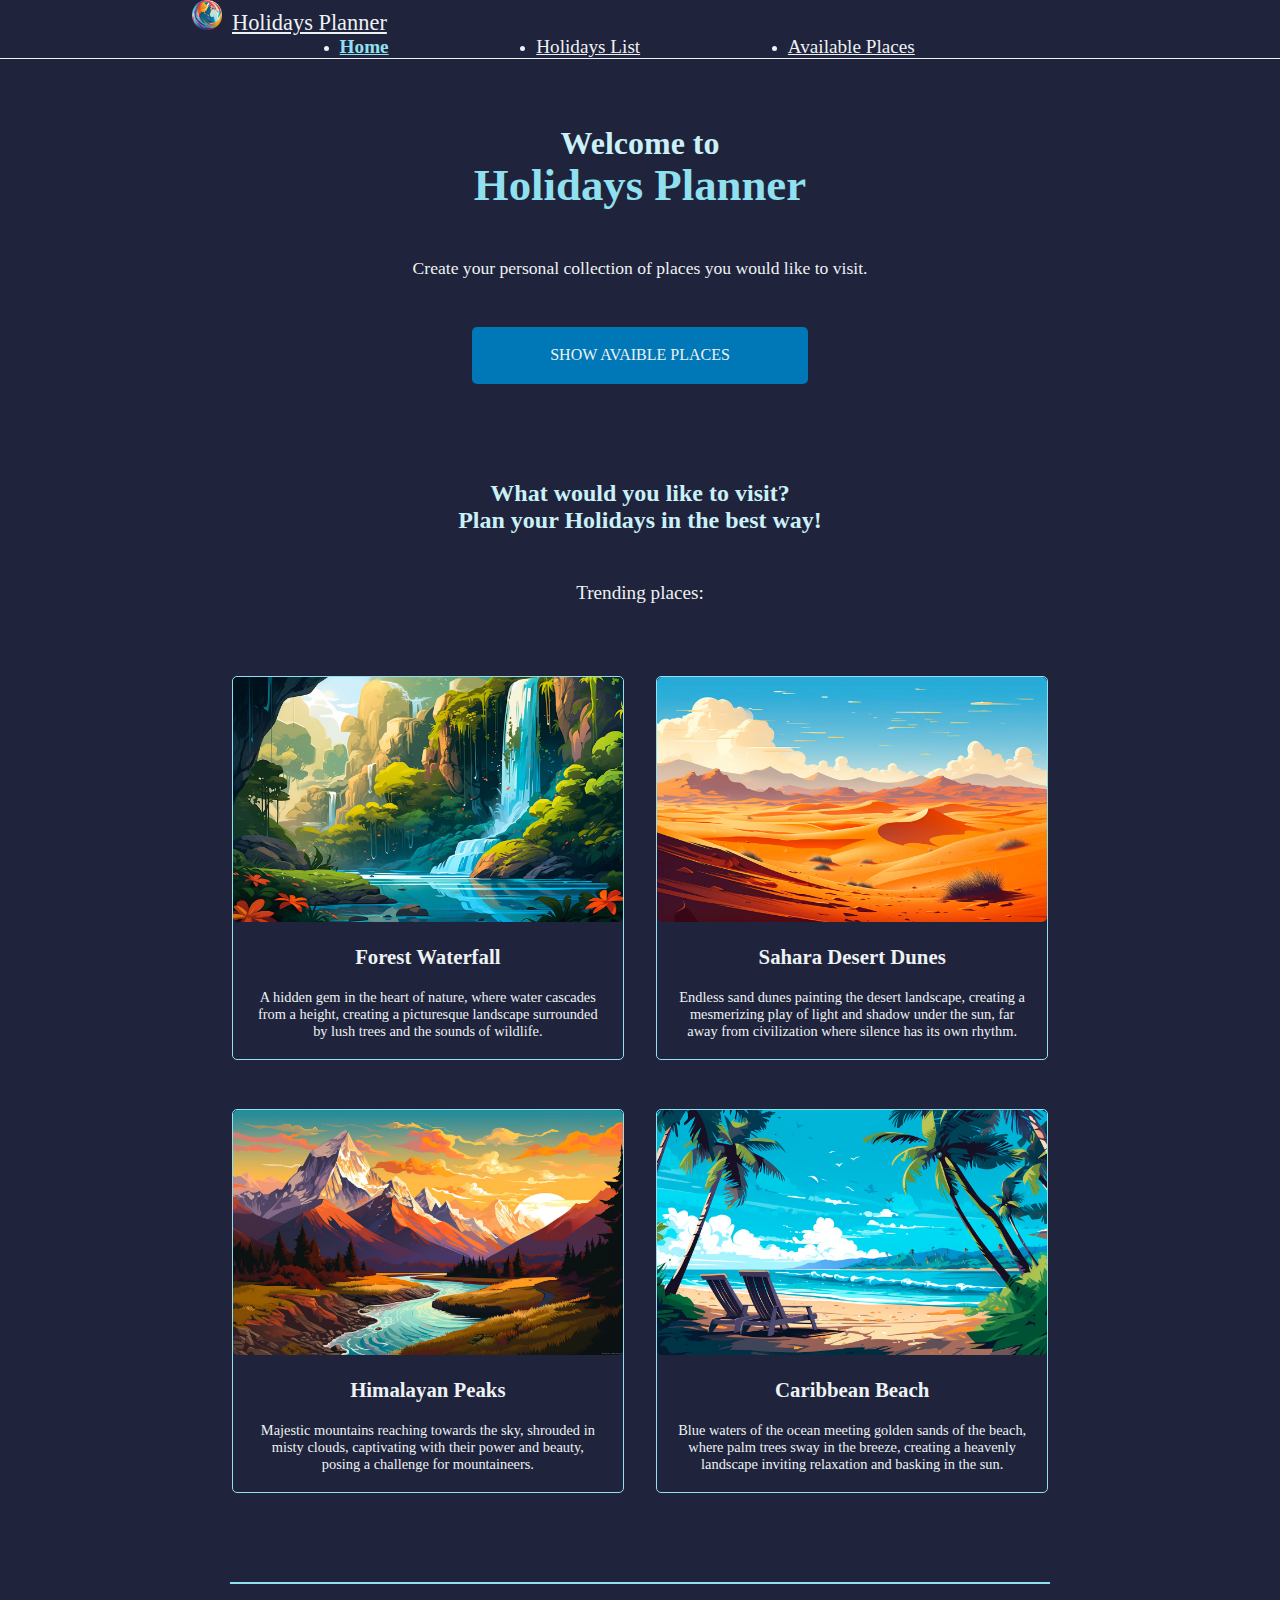
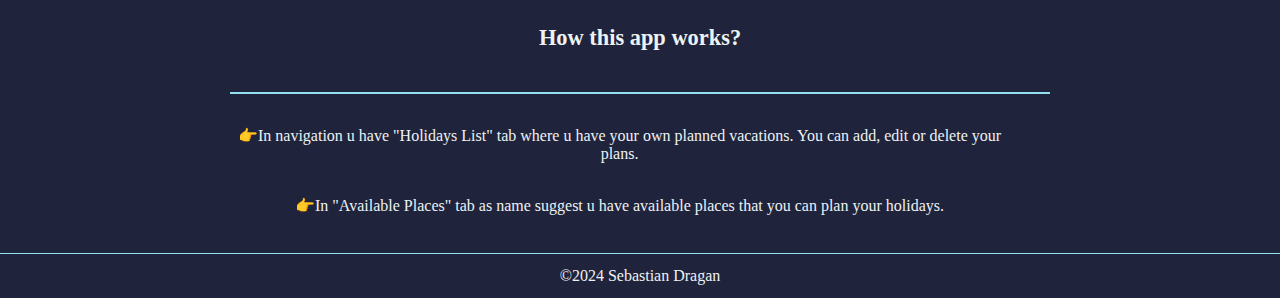
<file: index.html>
<!DOCTYPE html>
<html lang="pl">
  <head>
    <meta charset="UTF-8" >
    <meta name="viewport" content="width=device-width, initial-scale=1.0" >
    <title>Holidays Planner</title>
    <link
      rel="stylesheet"
      href="https://cdn.jsdelivr.net/npm/bootstrap@5.3.2/dist/css/bootstrap.min.css"
      integrity="sha384-T3c6CoIi6uLrA9TneNEoa7RxnatzjcDSCmG1MXxSR1GAsXEV/Dwwykc2MPK8M2HN"
      crossorigin="anonymous"
    >
    <link rel="icon" type="image/x-icon" href="./images/logo.png" >
    <link rel="stylesheet" href="./style.css" >
  </head>
  <body>
    <nav class="navbar navbar-expand-lg">
      <div class="container-fluid">
        <a class="navbar-brand" href="#"
          ><img src="./images/logo.png" alt="earth" >Holidays Planner</a
        >
        <button
          class="navbar-toggler"
          type="button"
          data-bs-toggle="collapse"
          data-bs-target="#navbarNav"
          aria-controls="navbarNav"
          aria-expanded="false"
          aria-label="Toggle navigation"
        >
          <span class="navbar-toggler-icon">
            <span class="bar"></span>
            <span class="bar"></span>
            <span class="bar"></span>
          </span>
        </button>
        <div class="collapse navbar-collapse" id="navbarNav">
          <ul class="navbar-nav">
            <li class="nav-item">
              <a class="nav-link active" aria-current="page" href="#">Home</a>
            </li>
            <li class="nav-item">
              <a class="nav-link" href="./pages/holidays-list.html"
                >Holidays List</a
              >
            </li>

            <li class="nav-item">
              <a class="nav-link" href="./pages/available-places.html"
                >Available Places</a
              >
            </li>
          </ul>
        </div>
      </div>
    </nav>
    <div class="header">
      <h1 class="title">Welcome to<br ><span> Holidays Planner</span></h1>
      <p>Create your personal collection of places you would like to visit.</p>
      <a href="./pages/available-places.html">Show Avaible Places</a>
    </div>
    <main>
      <h2>
        What would you like to visit? <br >Plan your Holidays in the best way!
      </h2>
      <p>Trending places:</p>
      <div class="trending-places"></div>
    </main>
    <div class="info">
      <h2>How this app works?</h2>
      <p>
        👉In navigation u have "Holidays List" tab where u have your own planned
        vacations. You can add, edit or delete your plans.
      </p>
      <p>
        👉In "Available Places" tab as name suggest u have available places that
        you can plan your holidays.
      </p>
    </div>
    <footer>&copy;2024 Sebastian Dragan</footer>
    <script src="./js/script.js"></script>
    <script
      src="https://cdn.jsdelivr.net/npm/bootstrap@5.3.2/dist/js/bootstrap.min.js"
      integrity="sha384-BBtl+eGJRgqQAUMxJ7pMwbEyER4l1g+O15P+16Ep7Q9Q+zqX6gSbd85u4mG4QzX+"
      crossorigin="anonymous"
    ></script>
  </body>
</html>
</file>
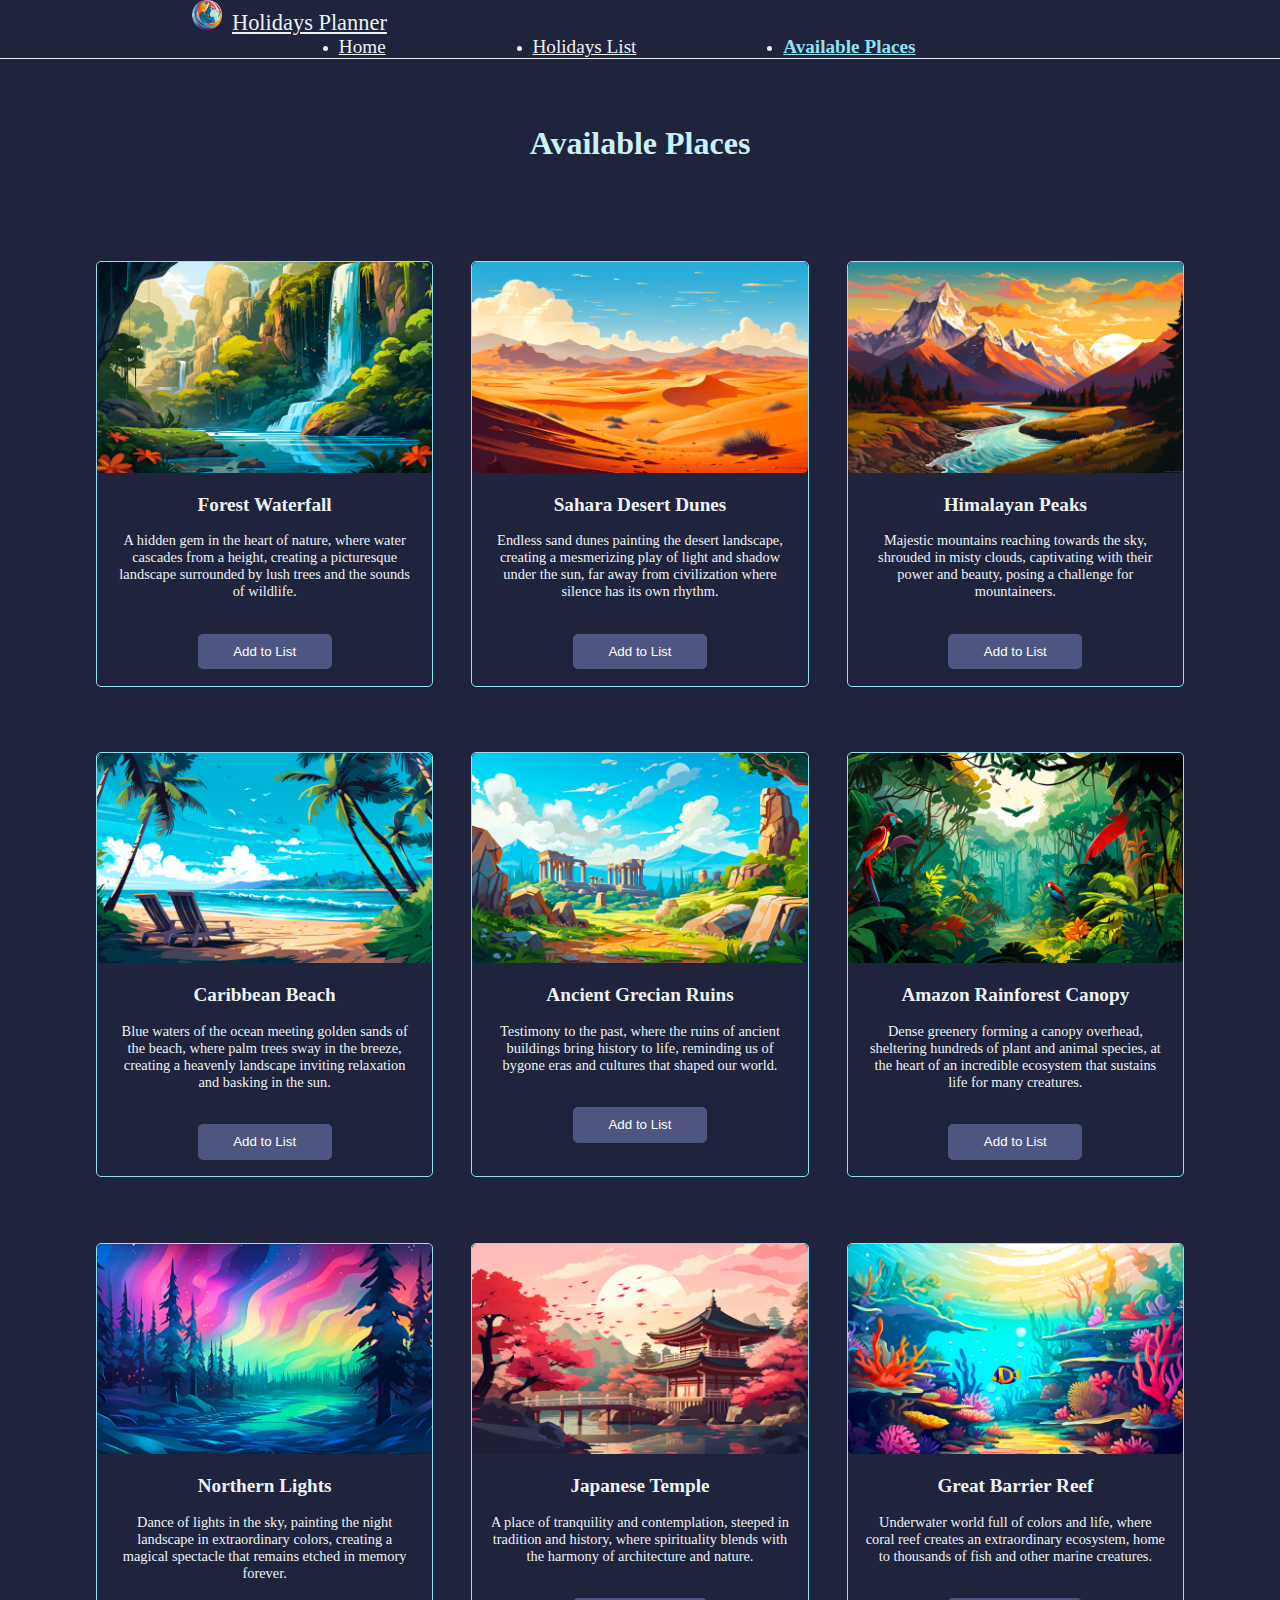
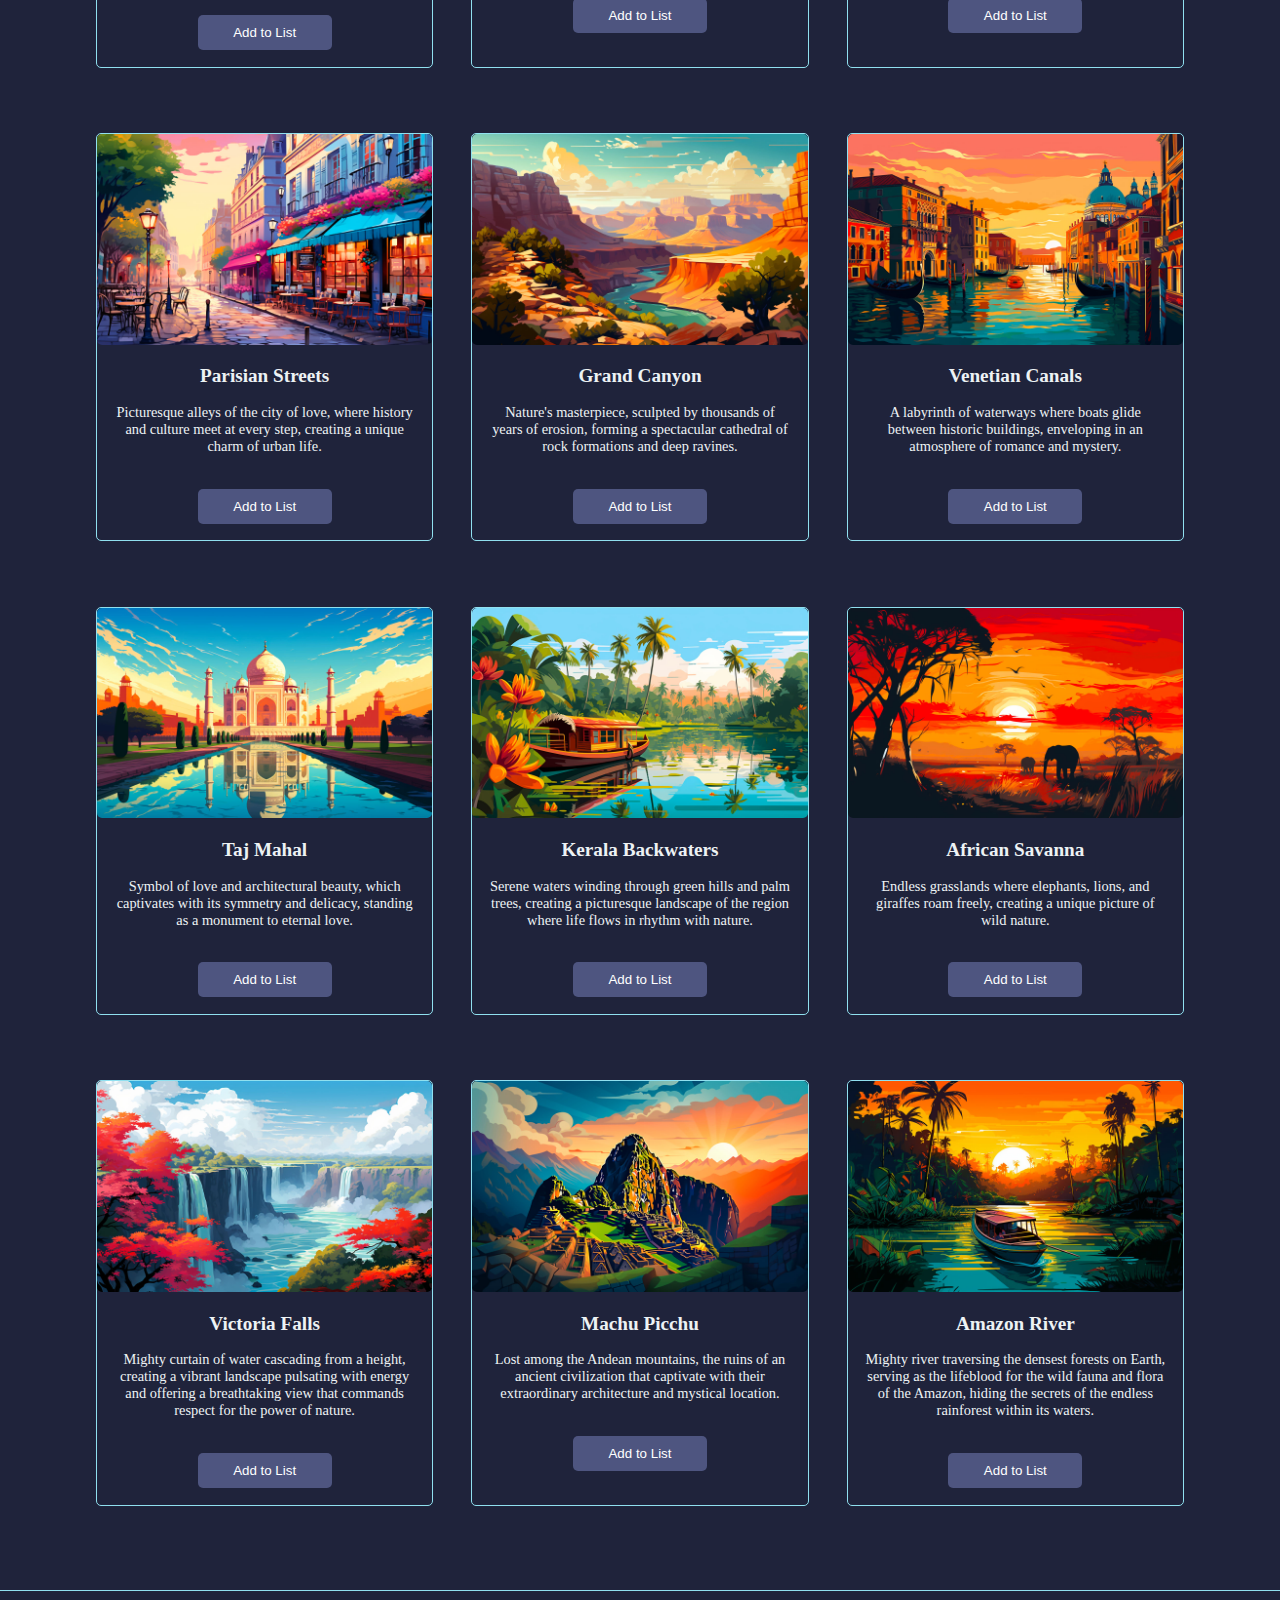
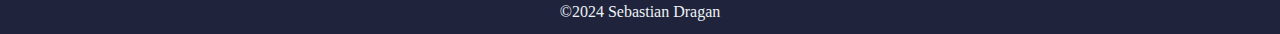
<file: pages/available-places.html>
<!DOCTYPE html>
<html lang="pl">
  <head>
    <meta charset="UTF-8" >
    <meta name="viewport" content="width=device-width, initial-scale=1.0" >
    <title>Holidays Planner</title>
    <link
      rel="stylesheet"
      href="https://cdn.jsdelivr.net/npm/bootstrap@5.3.2/dist/css/bootstrap.min.css"
      integrity="sha384-T3c6CoIi6uLrA9TneNEoa7RxnatzjcDSCmG1MXxSR1GAsXEV/Dwwykc2MPK8M2HN"
      crossorigin="anonymous"
    >
    <link rel="icon" type="image/x-icon" href="../images/logo.png" >
    <link rel="stylesheet" href="../style.css" >
    <link rel="stylesheet" href="./available-places-style.css" >
  </head>
  <body>
    <dialog class="modal-form">
      <div class="wrapper">
        <div class="place"></div>
        <form>
          <label for="first-name"
            >First name:
            <input type="text" id="first-name" name="first-name" required minlength="3">
          </label>
          <p class="name-warning">Fill in the name correctly!</p>
          <label for="last-name"
            >Last name:
            <input type="text" id="last-name" name="last-name" required minlength="3">
          </label>
          <p class="last-name-warning">Fill in the last-name correctly!</p>
          <label for="email"
            >E-mail:
            <input type="email" id="email" name="email" required >
          </label>
          <label for="start-date" class="date"
            >From
            <input type="date" id="start-date" required >
          </label>
          <label for="end-date" class="date"
            >To
            <input type="date" id="end-date" required >
          </label>
          <p class="date-warning">Choose correct date!</p>
          <fieldset id="radios">
            <legend>Guide:</legend>
            <label for="yes">
              <input type="radio" id="yes" name="guide" required >With
            </label>
            <label for="no">
              <input type="radio" id="no" name="guide" required >Without
            </label>
          </fieldset>
          <label for="friends-number">Choose group size:</label>
          <select name="friends" id="friends-number" required>
            <option value="" disabled selected hidden>
              Please choose option
            </option>
            <option value="1">1</option>
            <option value="2">2</option>
            <option value="3-4">3-4</option>
            <option value="5-and-more">5 and more</option>
          </select>
          <fieldset id="checkboxs">
            <legend>Amenities:</legend>
            <label for="transport">
              <input type="checkbox" id="transport" >Transport
            </label>
            <label for="breakfasts">
              <input type="checkbox" id="breakfasts" >Breakfasts
            </label>
            <label for="dinners">
              <input type="checkbox" id="dinners" >Dinners
            </label>
            <label for="sauna">
              <input type="checkbox" id="sauna" >Sauna
            </label>
          </fieldset>
          <button type="submit" class="submit">Add</button>
        </form>
        <button class="close">Close</button>
      </div>
    </dialog>
    <nav class="navbar navbar-expand-lg">
      <div class="container-fluid">
        <a class="navbar-brand" href="../index.html"
          ><img src="../images/logo.png" alt="earth" >Holidays Planner</a
        >
        <button
          class="navbar-toggler"
          type="button"
          data-bs-toggle="collapse"
          data-bs-target="#navbarNav"
          aria-controls="navbarNav"
          aria-expanded="false"
          aria-label="Toggle navigation"
        >
          <span class="navbar-toggler-icon">
            <span class="bar"></span>
            <span class="bar"></span>
            <span class="bar"></span>
          </span>
        </button>
        <div class="collapse navbar-collapse" id="navbarNav">
          <ul class="navbar-nav">
            <li class="nav-item">
              <a class="nav-link" aria-current="page" href="../index.html"
                >Home</a
              >
            </li>
            <li class="nav-item">
              <a class="nav-link" href="./holidays-list.html">Holidays List</a>
            </li>

            <li class="nav-item">
              <a class="nav-link active" href="#">Available Places</a>
            </li>
          </ul>
        </div>
      </div>
    </nav>
    <div class="header">
      <h1 class="title">Available Places</h1>
    </div>
    <div class="places-container"></div>
    <footer>&copy;2024 Sebastian Dragan</footer>

    <script src="../js/script.js"></script>
    <script
      src="https://cdn.jsdelivr.net/npm/bootstrap@5.3.2/dist/js/bootstrap.min.js"
      integrity="sha384-BBtl+eGJRgqQAUMxJ7pMwbEyER4l1g+O15P+16Ep7Q9Q+zqX6gSbd85u4mG4QzX+"
      crossorigin="anonymous"
    ></script>
  </body>
</html>
</file>
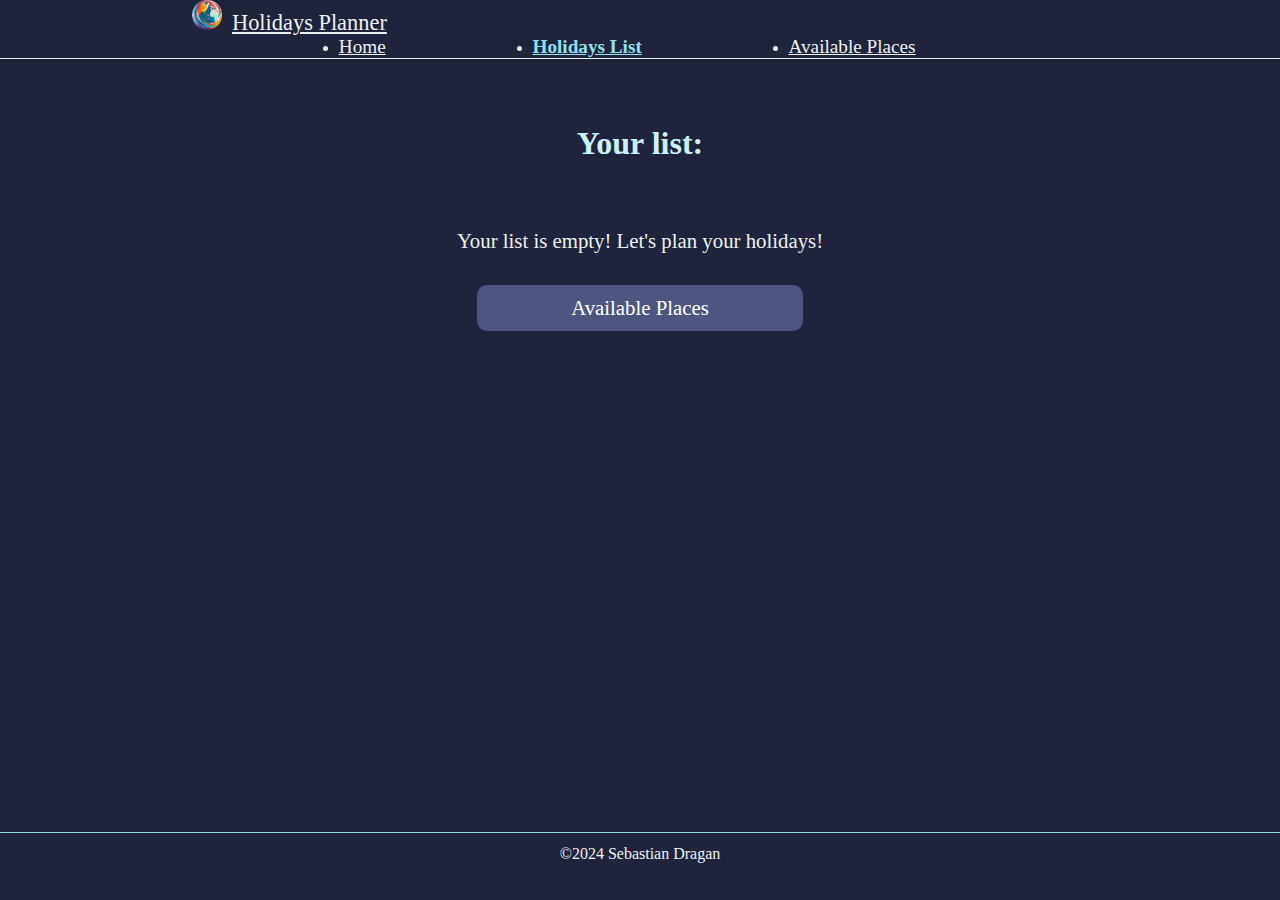
<file: pages/holidays-list.html>
<!DOCTYPE html>
<html lang="pl">
  <head>
    <meta charset="UTF-8" >
    <meta name="viewport" content="width=device-width, initial-scale=1.0" >
    <title>Holidays Planner</title>
    <link
      rel="stylesheet"
      href="https://cdn.jsdelivr.net/npm/bootstrap@5.3.2/dist/css/bootstrap.min.css"
      integrity="sha384-T3c6CoIi6uLrA9TneNEoa7RxnatzjcDSCmG1MXxSR1GAsXEV/Dwwykc2MPK8M2HN"
      crossorigin="anonymous"
    >
    <link rel="icon" type="image/x-icon" href="../images/logo.png" >
    <link rel="stylesheet" href="../style.css" >
    <link rel="stylesheet" href="./available-places-style.css" >
    <link rel="stylesheet" href="./holidays-list-style.css" >
  </head>
  <body>
    <dialog class="delete-confirm">
      <h3>Are you sure you want to delete the trip?</h3>
      <button class="confirm">Delete</button>
      <button class="cancel-delete">Cancel</button>
    </dialog>
    <dialog class="modal-form">
      <div class="wrapper">
        <div class="place"></div>
        <form>
          <label for="first-name"
            >First name:
            <input type="text" id="first-name" name="first-name" required minlength="3">
          </label>
          <p class="name-warning">Fill in the name correctly!</p>
          <label for="last-name"
            >Last name:
            <input type="text" id="last-name" name="last-name" required minlength="3" >
          </label>
          <p class="last-name-warning">Fill in the last-name correctly!</p>
          <label for="email"
            >E-mail:
            <input type="email" id="email" name="email" required >
          </label>
          <label for="start-date" class="date"
            >From
            <input type="date" id="start-date" required >
          </label>
          <label for="end-date" class="date"
            >To
            <input type="date" id="end-date" required >
          </label>
          <p class="date-warning">Choose correct date!</p>
          <fieldset id="radios">
            <legend>Guide:</legend>
            <label for="yes">
              <input type="radio" id="yes" name="guide" required >With
            </label>
            <label for="no">
              <input type="radio" id="no" name="guide" required >Without
            </label>
          </fieldset>
          <label for="friends-number">Choose group size:</label>
          <select name="friends" id="friends-number" required>
            <option value="" disabled selected hidden>
              Please choose option
            </option>
            <option value="1">1</option>
            <option value="2">2</option>
            <option value="3-4">3-4</option>
            <option value="5-and-more">5 and more</option>
          </select>
          <fieldset id="checkboxs">
            <legend>Amenities:</legend>
            <label for="transport">
              <input type="checkbox" id="transport" >Transport
            </label>
            <label for="breakfasts">
              <input type="checkbox" id="breakfasts" >Breakfasts
            </label>
            <label for="dinners">
              <input type="checkbox" id="dinners" >Dinners
            </label>
            <label for="sauna">
              <input type="checkbox" id="sauna" >Sauna
            </label>
          </fieldset>
          <button type="submit" class="submit">Edit</button>
        </form>
        <button class="close">Close</button>
      </div>
    </dialog>
    <nav class="navbar navbar-expand-lg">
      <div class="container-fluid">
        <a class="navbar-brand" href="../index.html"
          ><img src="../images/logo.png" alt="earth" >Holidays Planner</a
        >
        <button
          class="navbar-toggler"
          type="button"
          data-bs-toggle="collapse"
          data-bs-target="#navbarNav"
          aria-controls="navbarNav"
          aria-expanded="false"
          aria-label="Toggle navigation"
        >
          <span class="navbar-toggler-icon">
            <span class="bar"></span>
            <span class="bar"></span>
            <span class="bar"></span>
          </span>
        </button>
        <div class="collapse navbar-collapse" id="navbarNav">
          <ul class="navbar-nav">
            <li class="nav-item">
              <a class="nav-link" aria-current="page" href="../index.html"
                >Home</a
              >
            </li>
            <li class="nav-item">
              <a class="nav-link active" href="#">Holidays List</a>
            </li>

            <li class="nav-item">
              <a class="nav-link" href="./available-places.html"
                >Available Places</a
              >
            </li>
          </ul>
        </div>
      </div>
    </nav>
    <div class="header">
      <h1 class="title">Your list:</h1>
    </div>
    <div class="list-container"></div>
    <footer>&copy;2024 Sebastian Dragan</footer>
    <script src="../js/script.js"></script>
    <script
      src="https://cdn.jsdelivr.net/npm/bootstrap@5.3.2/dist/js/bootstrap.min.js"
      integrity="sha384-BBtl+eGJRgqQAUMxJ7pMwbEyER4l1g+O15P+16Ep7Q9Q+zqX6gSbd85u4mG4QzX+"
      crossorigin="anonymous"
    ></script>
  </body>
</html>
</file>
<file: style.css>
/* colors: #caf0f8 #edf2f4 #1f233b #90e0ef */

* {
  margin: 0;
  padding: 0;
  box-sizing: border-box;
}
body {
  background-color: #1f233b;
  color: #edf2f4;
}

/* scrollbar */
/* width */
::-webkit-scrollbar {
  width: 8px;
}

/* Track */
::-webkit-scrollbar-track {
  background: #0077b6;
  border-radius: 10px;
}

/* Handle */
::-webkit-scrollbar-thumb {
  background: #90e0ef;
  border-radius: 10px;
}

/* Handle on hover */
::-webkit-scrollbar-thumb:hover {
  background: #caf0f8;
}

/* navigation */

.navbar {
  border-bottom: 1px solid #edf2f4;
}
.navbar .navbar-brand {
  color: #edf2f4;
}
.navbar .navbar-brand img {
  width: 30px;
  margin-right: 10px;
}
.navbar-toggler {
  border: none;
}
.navbar-toggler:focus {
  box-shadow: 0 0 0 0;
}
.navbar-toggler-icon {
  margin-top: 15%;
  background-image: none;
  color: #edf2f4;
  display: flex;
  flex-wrap: wrap;
}
/* burger */
.bar {
  width: 100%;
  height: 2px;
  background-color: #edf2f4;
  transition: 0.3s;
}
.bar:nth-of-type(1).active {
  transform: rotate(45deg) translate(6px, 7px);
}
.bar:nth-of-type(2).active {
  transform: scale(0);
}
.bar:nth-of-type(3).active {
  transform: rotate(-45deg) translate(8px, -8px);
}

.navbar-nav .nav-link {
  color: #edf2f4;
}
.navbar-nav .nav-link.active {
  color: #90e0ef;
  font-weight: 700;
}

/* header */

.header {
  margin: 10% auto;
  width: 90%;
}
.header .title {
  color: #caf0f8;
  font-size: 1.8em;
  line-height: 130%;
  text-align: center;
}
.header .title span {
  color: #90e0ef;
  font-size: 1.4em;
}
.header p {
  margin: 5% 0;
  font-size: 0.9em;
  text-align: center;
}
.header a {
  display: block;
  margin: 0 auto;
  padding: 3% 2%;
  width: 60%;
  color: #edf2f4;
  background-color: #0077b6;
  border-radius: 5px;
  text-transform: uppercase;
  text-decoration: none;
  text-align: center;
}

main {
  margin: 20% auto 5%;
  width: 95%;
}

main h2 {
  margin: 5% 0;
  font-size: 1.3em;
  color: #caf0f8;
  text-align: center;
}

main p {
  text-align: center;
}

/* cart */
.trending-places {
  width: 95%;
  margin: 5% auto;
  display: flex;
  flex-direction: column;
}
.trending-places .cart {
  margin: 5% 0;
  width: 100%;
  border: 1px solid #90e0ef;
  border-radius: 5px;
  text-align: center;
}
.trending-places .cart img {
  width: 100%;
  border-radius: 5px;
}
.trending-places .cart h3 {
  margin-block: 5%;
  font-size: 1.2em;
}
.trending-places .cart p {
  width: 90%;
  margin: 5% auto;
  font-size: 0.8em;
}

/* info */
.info {
  margin: 0 auto;
  width: 90%;
  text-align: center;
}
.info h2 {
  padding: 5% 0;
  font-size: 1.3em;
  border-top: 2px solid #90e0ef;
  border-bottom: 2px solid #90e0ef;
}
.info p {
  margin: 5% 0;
  width: 95%;
}

/* footer */
footer {
  padding: 5%;
  text-align: center;
  border-top: 1px solid #90e0ef;
}

@media screen and (min-width: 550px) {
  .header {
    margin: 5% auto;
    width: 90%;
  }
  .header p {
    font-size: 1em;
  }
  .header a {
    width: 50%;
  }
  main {
    margin: 15% auto 5%;
    width: 90%;
  }

  main h2 {
    margin: 5% 0;
    font-size: 1.3em;
  }

  .trending-places {
    width: 90%;
  }
  .trending-places .cart {
    margin: 4% 0;
  }
  .trending-places .cart h3 {
    margin-block: 5%;
    font-size: 1.3em;
  }
  .trending-places .cart p {
    font-size: 0.9em;
  }
  .info {
    width: 85%;
  }
  .info h2 {
    font-size: 1.4em;
  }
  .info p {
    margin: 4% 0;
  }
  footer {
    padding: 3%;
  }
}
@media screen and (min-width: 700px) {
  main h2 {
    font-size: 1.5em;
  }
}
@media screen and (min-width: 800px) {
  .header {
    width: 85%;
  }
  .header .title {
    font-size: 2em;
  }
  .header p {
    font-size: 1.1em;
  }
  .header a {
    width: 45%;
  }
  main {
    margin: 10% auto 5%;
    width: 85%;
  }
  main h2 {
    margin: 5% 0;
    font-size: 1.5em;
  }
  main p {
    font-size: 1.2em;
  }
  .trending-places {
    width: 85%;
    margin: 5% auto;
    display: flex;
    flex-direction: row;
    flex-wrap: wrap;
    justify-content: space-between;
  }
  .trending-places .cart {
    width: 47%;
  }
  .info {
    width: 72.5%;
  }
  footer {
    padding: 2%;
  }
}
@media screen and (min-width: 1000px) {
  .container-fluid {
    margin-left: 15%;
  }
  .navbar .navbar-brand {
    font-size: 1.4em;
  }

  .navbar-nav {
    width: 80%;
    display: flex;
    justify-content: space-evenly;
  }
  a.nav-link {
    font-size: 1.2em;
  }
  a.nav-link:hover {
    color: #90e0ef;
  }
  .header {
    width: 75%;
  }
  .header a {
    padding: 2% 1%;
    width: 35%;
    transition: 0.4s;
  }
  .header a:hover {
    background-color: #90e0ef;
    color: black;
  }
  main {
    margin: 7.5% auto 5%;
    width: 75%;
  }
  .trending-places {
    width: 85%;
  }
  .trending-places .cart {
    margin: 3% 0;
    width: 48%;
  }
  .info {
    margin-block: 3%;
    width: 64%;
  }
  footer {
    padding: 1%;
  }
}
@media screen and (min-width: 1300px) {
  .container-fluid {
    margin-left: 15%;
  }
  .header {
    width: 70%;
  }
  .header a {
    width: 30%;
  }
  .trending-places {
    width: 85%;
  }
  .trending-places .cart {
    margin: 2% 0;
    width: 49%;
  }
}
@media screen and (min-width: 1450px) {
  .container-fluid {
    margin-left: 17.5%;
  }
  .header .title {
    font-size: 2.2em;
  }
  .header p {
    font-size: 1.3em;
  }
  .header a {
    font-size: 1.2em;
    width: 30%;
  }
  main h2 {
    margin: 3% 0;
    font-size: 1.8em;
  }
  main p {
    font-size: 1.4em;
  }
  .info h2 {
    padding: 3% 0;
    font-size: 1.5em;
  }
  .info p {
    margin: 3% 0;
    font-size: 1.2em;
  }
}
</file>
<file: pages/available-places-style.css>
.places-container {
  width: 95%;
  margin: 5% auto;
  display: flex;
  flex-direction: column;
}
.places-container .cart {
  margin: 5% 0;
  width: 100%;
  border: 1px solid #90e0ef;
  border-radius: 5px;
  text-align: center;
}
.places-container .cart img {
  width: 100%;
  border-radius: 5px;
}
.places-container .cart h3 {
  margin-block: 5%;
  font-size: 1.2em;
}
.places-container .cart p {
  width: 90%;
  margin: 5% auto;
  font-size: 0.8em;
}
.places-container .cart button {
  margin: 5% 0;
  padding: 3% 2%;
  width: 40%;
  border: none;
  border-radius: 5px;
  background-color: #4e5580;
  color: white;
}
.modal-form {
  position: fixed;
  left: 50%;
  top: 2%;
  transform: translateX(-50%);
  padding: 2% 3%;
  width: 95%;
  border: 1px solid #90e0ef;
  background-color: #1f233b;
  color: white;
}
dialog::backdrop {
  background-color: rgba(0, 0, 0, 0.7);
}
.modal-form .place {
  text-align: center;
}
.modal-form .place img {
  width: 100%;
  border: 1px solid #90e0ef;
}
.modal-form .place h3 {
  margin-block: 5px;
}
.modal-form .date-warning, .name-warning, .last-name-warning {
  margin: 0;
  display: none;
  color: red;
}
.modal-form .date-warning.active, .name-warning.active, .last-name-warning.active {
  display: block;
}

form label {
  margin: 1% 0;
  width: 100%;
  font-size: 1.1em;
}

form input[type='text'] {
  outline: none;
}
form input[type='email'] {
  margin-left: 10%;
  outline: none;
}

form label.date {
  margin-right: 2%;
  width: 45%;
  font-size: 1em;
}
form input[type='date'] {
  width: 100%;
}
legend {
  margin-block: 2%;
  font-size: 1.1em;
}
form #radios label {
  width: 33%;
  font-size: 1em;
}
form input[type='radio'] {
  margin-right: 4%;
}
form #checkboxs label {
  width: 45%;
  margin-block: 0;
  font-size: 1em;
}
form #checkboxs input {
  margin-right: 3%;
}
dialog button {
  padding: 1%;
  width: 100%;
  border: none;
  background-color: #4e5580;
  color: white;
}
form button {
  margin-block: 5% 2%;
}
@media screen and (min-width: 550px) {
  .places-container {
    width: 85%;
    margin: 4% auto;
  }
  .places-container .cart {
    margin: 3% 0;
  }
  .places-container .cart p {
    font-size: 0.9em;
  }
  .modal-form {
    width: 85%;
  }

  .modal-form .place h3 {
    margin-block: 3%;
  }

  form input[type='text'] {
    width: 60%;
  }
  form input[type='email'] {
    margin-left: 6.5%;
    width: 60%;
  }
  form #radios label {
    width: 20%;
    font-size: 1em;
  }

  legend {
    margin-block: 1%;
  }
  dialog button {
    margin-left: 25%;
    width: 50%;
  }
}
@media screen and (min-width: 600px) {
  .modal-form {
    padding: 1% 2%;
    width: 80%;
  }
  .modal-form .place {
    margin: 0 auto;
    width: 85%;
  }
}
@media screen and (min-width: 700px) {
  .places-container {
    flex-direction: row;
    flex-wrap: wrap;
    justify-content: space-between;
  }
  .places-container .cart {
    width: 48%;
  }

  .modal-form {
    width: 75%;
  }
  .modal-form .place {
    width: 75%;
  }
  .modal-form .place h3 {
    margin-block: 2%;
  }

  form input[type='text'] {
    width: 65%;
  }
  form input[type='email'] {
    margin-left: 6%;
    width: 65%;
  }
  form #radios label {
    width: 15%;
  }
}
@media screen and (min-width: 850px) {
  .modal-form {
    width: 70%;
  }
  .modal-form .place {
    width: 70%;
  }
  form input[type='email'] {
    margin-left: 5.5%;
  }
}
@media screen and (min-width: 950px) {
  .places-container .cart button {
    transition: 0.4s;
  }
  .places-container .cart button:hover {
    background-color: #90e0ef;
    color: black;
  }
  .modal-form {
    width: 65%;
  }
  dialog button {
    transition: 0.4s;
  }
  dialog button:hover {
    background-color: #90e0ef;
    color: black;
  }
}
@media screen and (min-width: 1035px) {
  .modal-form {
    width: 55%;
  }
  dialog button {
    border-radius: 5px;
    margin-left: 30%;
    width: 40%;
  }
}
@media screen and (min-width: 1200px) {
  .places-container .cart {
    width: 31%;
  }
  .modal-form {
    width: 45%;
  }
  form input[type='email'] {
    margin-left: 6%;
  }
  form #radios label {
    width: 22.5%;
  }
}
@media screen and (min-width: 1400px) {
  .places-container .cart {
    margin: 2% 0;
    width: 32%;
  }

  .modal-form {
    top: 50%;
    transform: translate(-50%, -50%);
    width: 75%;
    padding: 1%;
  }
  .wrapper {
    display: flex;
    flex-wrap: wrap;
  }
  .modal-form .wrapper .place {
    width: 45%;
  }
  .modal-form .wrapper form {
    width: 50%;
  }
  .modal-form .wrapper form button {
    width: 65%;
    margin-left: 15%;
  }
  form label {
    margin: 1.5% 0;
    font-size: 1.3em;
  }
  form input[type='email'] {
    margin-left: 7%;
  }

  form label.date {
    font-size: 1.2em;
  }

  legend {
    margin-block: 3% 2%;
    font-size: 1.4em;
  }
  form #radios label {
    font-size: 1.1em;
  }
  form #checkboxs label {
    width: 40%;
    font-size: 1.1em;
  }
  .modal-form button {
    font-size: 1.2em;
  }
  .close {
    width: 32.5%;
    margin-left: 57.5%;
    padding: 5px 1%;
  }
}
@media screen and (min-width: 1500px) {
  form input[type='email'] {
    margin-left: 5%;
  }
  .modal-form .wrapper form button {
    width: 55%;
    margin-left: 22.5%;
  }
  .close {
    width: 27.5%;
    margin-left: 61.25%;
    padding: 5px 1%;
  }
  form #radios label {
    width: 20%;
  }
}
</file>
<file: pages/holidays-list-style.css>
.trip {
  margin: 5% auto;
  width: 95%;
  border: 1px solid #90e0ef;
}
.trip img {
  width: 100%;
}
.trip h3 {
  text-align: center;
  margin-block: 3%;
}
.trip p {
  margin: 1% 3%;
}
.trip ul {
  list-style-position: inside;
}

.trip button {
  margin-left: 10%;
  margin-bottom: 5%;
  width: 35%;
  border: none;
  color: white;
  background-color: #4e5580;
  cursor: pointer;
}

.delete-confirm {
  top: 50%;
  left: 50%;
  transform: translate(-50%, -50%);
  width: 75%;
  padding: 3%;
  color: white;
  background-color: #1f233b;
  border: 1px solid #90e0ef;
  text-align: center;
}
.delete-confirm button {
  margin-block: 5%;
  width: 45%;
}
.list-container {
  min-height: 69.5vh;
}

.list-container .empty-list {
  text-align: center;
}
.list-container a {
  display: block;
  margin: 5% auto 0;
  padding: 3%;
  width: 50%;
  background-color: #4e5580;
  color: white;
  border-radius: 10px;
  text-decoration: none;
  text-align: center;
  cursor: pointer;
}
@media screen and (min-width: 550px) {
  .trip {
    width: 85%;
  }
  .trip button {
    padding: 2%;
    border-radius: 5px;
  }

  .delete-confirm {
    width: 70%;
  }
  .delete-confirm button {
    margin-block: 5%;
    margin-left: 0;
    width: 40%;
  }
}
@media screen and (min-width: 700px) {
  .list-container {
    width: 95%;
    margin: 0 auto;
    display: flex;
    flex-wrap: wrap;
    justify-content: space-between;
  }
  .empty-div {
    width: 100%;
  }
  .trip {
    width: 49%;
    margin: 3% auto;
  }
  .list-container .empty-list {
    width: 100%;
  }
  .list-container a {
    margin: 4% auto;
    padding: 2%;
    width: 40%;
  }
}
@media screen and (min-width: 1000px) {
  .delete-confirm {
    width: 50%;
  }
  .list-container {
    width: 85%;
  }
  .trip {
    width: 47%;
    margin: 3% auto;
  }
  .trip button {
    transition: 0.4s;
  }
  .trip button:hover {
    background-color: #90e0ef;
    color: black;
  }
  .list-container .empty-list {
    font-size: 1.3em;
  }
  .list-container a {
    margin: 3% auto;
    padding: 1%;
    width: 30%;
    font-size: 1.3em;
    transition: 0.4s;
  }
  .list-container a:hover {
    background-color: #90e0ef;
    color: black;
  }
}
@media screen and (min-width: 1200px) {
  .list-container {
    min-height: 67vh;
  }
}
@media screen and (min-width: 1300px) {
  .header {
    margin: 2% auto;
  }
  .delete-confirm {
    width: 35%;
  }
  .list-container {
    width: 85%;
    min-height: 75vh;
  }
  .trip {
    width: 31%;
    margin: 1% auto;
  }
}
@media screen and (min-width: 1600px) {
  .delete-confirm {
    width: 25%;
  }
  .list-container {
    min-height: 71vh;
  }
}
</file>
